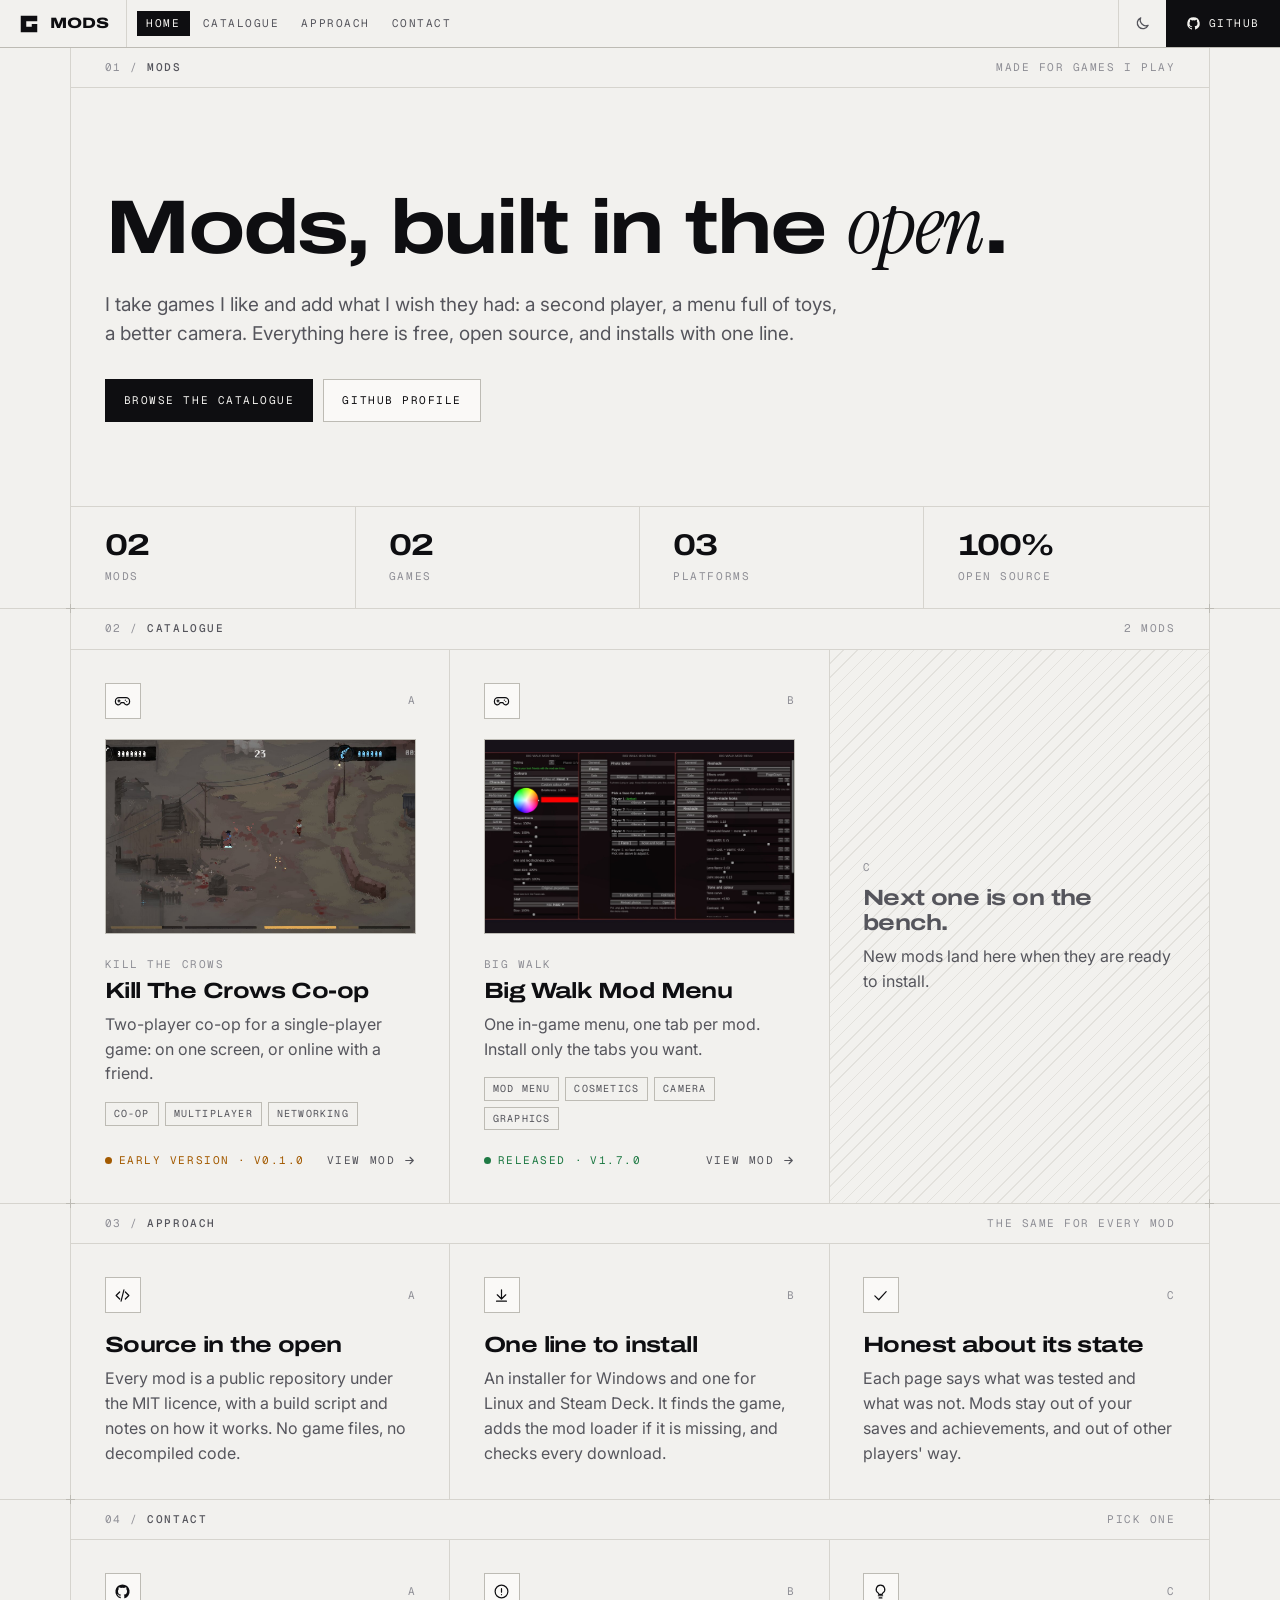
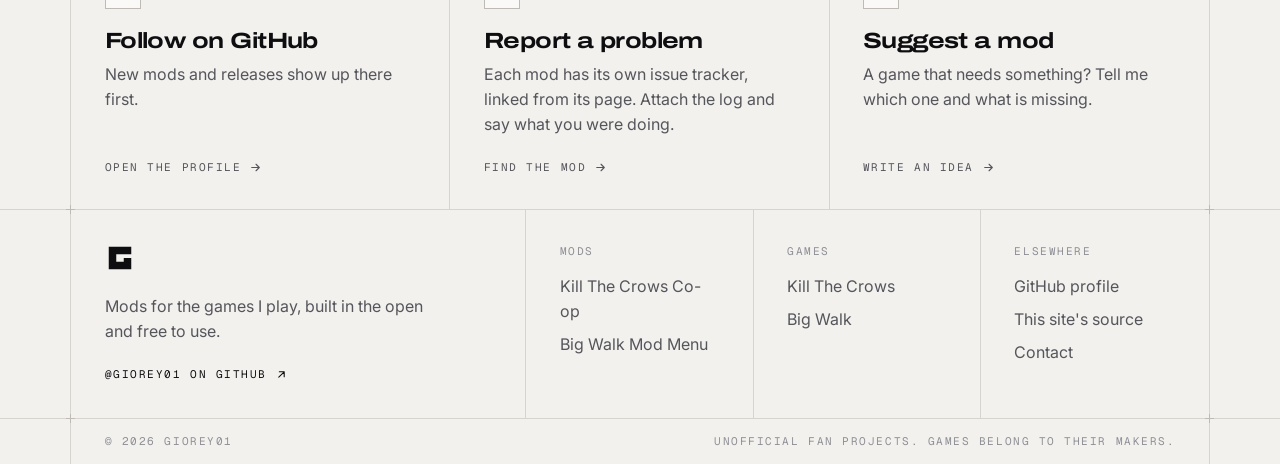
<file: index.html>
<!doctype html>
<html lang="en">
<head>
<meta charset="utf-8">
<meta name="viewport" content="width=device-width, initial-scale=1">
<meta name="color-scheme" content="light dark">
<link rel="icon" href="assets/favicon.svg" type="image/svg+xml">
<link rel="preconnect" href="https://fonts.googleapis.com">
<link rel="preconnect" href="https://fonts.gstatic.com" crossorigin>
<link href="https://fonts.googleapis.com/css2?family=Archivo:wdth,wght@100..125,500..800&family=Geist+Mono:wght@400;500&family=Instrument+Serif:ital@1&family=Inter:wght@400;500;600&display=swap" rel="stylesheet">
<link rel="stylesheet" href="css/style.css">
<script>
  // Before first paint, so a saved theme does not flash.
  try { var t = localStorage.getItem("theme"); if (t) document.documentElement.dataset.theme = t; } catch (e) {}
</script>
<title>Giorey01 mods — game mods, built in the open</title>
<meta name="description" content="A catalogue of the game mods made by Giorey01: what each one does, screenshots, and how to install it on Windows, Linux and Steam Deck.">
<meta property="og:title" content="Giorey01 mods">
<meta property="og:description" content="Game mods, built in the open: what each one does, screenshots, and one-line installs.">
<meta property="og:type" content="website">
<meta property="og:image" content="https://giorey01.github.io/mods/assets/mods/kill-the-crows-coop/cover.jpg">
</head>
<body data-page="home">
<header class="nav" id="nav"></header>

<main>
  <section class="band">
    <div class="band__inner"><div class="frame frame--ticks">
      <div class="label"><span>01 / <b>Mods</b></span><span>Made for games I play</span></div>
      <div class="hero">
        <h1>Mods, built in the <em>open</em>.</h1>
        <p>I take games I like and add what I wish they had: a second player, a menu full of toys, a better camera. Everything here is free, open source, and installs with one line.</p>
        <div class="hero__actions">
          <a class="btn btn--solid" href="#catalogue">Browse the catalogue</a>
          <a class="btn" href="https://github.com/Giorey01" rel="noopener">GitHub profile</a>
        </div>
      </div>
      <div class="figures" id="figures" style="border-top:1px solid var(--line)"></div>
    </div></div>
  </section>

  <section class="band" id="catalogue">
    <div class="band__inner"><div class="frame frame--ticks">
      <div class="label"><span>02 / <b>Catalogue</b></span><span id="count"></span></div>
      <div class="grid" id="grid"></div>
      <noscript><p style="padding:24px">This page lists the mods with JavaScript. Without it, see <a href="https://github.com/Giorey01?tab=repositories">the repositories on GitHub</a>.</p></noscript>
    </div></div>
  </section>

  <section class="band" id="approach">
    <div class="band__inner"><div class="frame frame--ticks">
      <div class="label"><span>03 / <b>Approach</b></span><span>The same for every mod</span></div>
      <div class="grid">
        <div class="cell">
          <div class="cell__top"><span class="cell__icon"><svg viewBox="0 0 24 24" fill="none" stroke="currentColor" stroke-width="1.7" stroke-linecap="round" stroke-linejoin="round" aria-hidden="true"><path d="m8 7-5 5 5 5M16 7l5 5-5 5M14 4l-4 16"/></svg></span><span class="cell__index mono">A</span></div>
          <h3>Source in the open</h3>
          <p>Every mod is a public repository under the MIT licence, with a build script and notes on how it works. No game files, no decompiled code.</p>
        </div>
        <div class="cell">
          <div class="cell__top"><span class="cell__icon"><svg viewBox="0 0 24 24" fill="none" stroke="currentColor" stroke-width="1.7" stroke-linecap="round" stroke-linejoin="round" aria-hidden="true"><path d="M12 4v12M6 11l6 6 6-6M5 20h14"/></svg></span><span class="cell__index mono">B</span></div>
          <h3>One line to install</h3>
          <p>An installer for Windows and one for Linux and Steam Deck. It finds the game, adds the mod loader if it is missing, and checks every download.</p>
        </div>
        <div class="cell">
          <div class="cell__top"><span class="cell__icon"><svg viewBox="0 0 24 24" fill="none" stroke="currentColor" stroke-width="1.7" stroke-linecap="round" stroke-linejoin="round" aria-hidden="true"><path d="M4 12.5 9.5 18 20 6.5"/></svg></span><span class="cell__index mono">C</span></div>
          <h3>Honest about its state</h3>
          <p>Each page says what was tested and what was not. Mods stay out of your saves and achievements, and out of other players' way.</p>
        </div>
      </div>
    </div></div>
  </section>

  <section class="band" id="contact">
    <div class="band__inner"><div class="frame frame--ticks">
      <div class="label"><span>04 / <b>Contact</b></span><span>Pick one</span></div>
      <div class="grid">
        <a class="cell" href="https://github.com/Giorey01" rel="noopener">
          <div class="cell__top"><span class="cell__icon"><svg viewBox="0 0 24 24" fill="currentColor" aria-hidden="true"><path d="M12 2a10 10 0 0 0-3.16 19.49c.5.09.68-.22.68-.48v-1.7c-2.78.6-3.37-1.34-3.37-1.34-.46-1.16-1.11-1.47-1.11-1.47-.91-.62.07-.6.07-.6 1 .07 1.53 1.03 1.53 1.03.9 1.52 2.34 1.08 2.91.83.09-.65.35-1.09.63-1.34-2.22-.25-4.55-1.11-4.55-4.94 0-1.09.39-1.98 1.03-2.68-.1-.25-.45-1.27.1-2.64 0 0 .84-.27 2.75 1.02a9.5 9.5 0 0 1 5 0c1.91-1.29 2.75-1.02 2.75-1.02.55 1.37.2 2.39.1 2.64.64.7 1.03 1.59 1.03 2.68 0 3.84-2.34 4.68-4.57 4.93.36.31.68.92.68 1.85V21c0 .27.18.58.69.48A10 10 0 0 0 12 2z"/></svg></span><span class="cell__index mono">A</span></div>
          <h3>Follow on GitHub</h3>
          <p>New mods and releases show up there first.</p>
          <div class="cell__foot"><span class="mono more">Open the profile <svg viewBox="0 0 24 24" fill="none" stroke="currentColor" stroke-width="2" stroke-linecap="round" stroke-linejoin="round" aria-hidden="true"><path d="M5 12h14M13 6l6 6-6 6"/></svg></span></div>
        </a>
        <a class="cell" href="#catalogue">
          <div class="cell__top"><span class="cell__icon"><svg viewBox="0 0 24 24" fill="none" stroke="currentColor" stroke-width="1.7" stroke-linecap="round" stroke-linejoin="round" aria-hidden="true"><circle cx="12" cy="12" r="9"/><path d="M12 8v5M12 16.5h.01"/></svg></span><span class="cell__index mono">B</span></div>
          <h3>Report a problem</h3>
          <p>Each mod has its own issue tracker, linked from its page. Attach the log and say what you were doing.</p>
          <div class="cell__foot"><span class="mono more">Find the mod <svg viewBox="0 0 24 24" fill="none" stroke="currentColor" stroke-width="2" stroke-linecap="round" stroke-linejoin="round" aria-hidden="true"><path d="M5 12h14M13 6l6 6-6 6"/></svg></span></div>
        </a>
        <a class="cell" href="https://github.com/Giorey01/mods/issues/new" rel="noopener">
          <div class="cell__top"><span class="cell__icon"><svg viewBox="0 0 24 24" fill="none" stroke="currentColor" stroke-width="1.7" stroke-linecap="round" stroke-linejoin="round" aria-hidden="true"><path d="M9 18h6M10 21h4M12 3a6 6 0 0 0-3.5 10.9c.6.5 1 1.2 1 2.1h5c0-.9.4-1.600 1-2.1A6 6 0 0 0 12 3z"/></svg></span><span class="cell__index mono">C</span></div>
          <h3>Suggest a mod</h3>
          <p>A game that needs something? Tell me which one and what is missing.</p>
          <div class="cell__foot"><span class="mono more">Write an idea <svg viewBox="0 0 24 24" fill="none" stroke="currentColor" stroke-width="2" stroke-linecap="round" stroke-linejoin="round" aria-hidden="true"><path d="M5 12h14M13 6l6 6-6 6"/></svg></span></div>
        </a>
      </div>
    </div></div>
  </section>
</main>

<footer id="footer"></footer>
<script src="data/mods.js"></script>
<script src="js/site.js"></script>
</body>
</html>
</file>
<file: css/style.css>
/* Giorey01 / Mods — a ruled, editorial layout: hairline grid, mono labels, wide grotesk headings. */

:root {
  --bg: #f2f1ee;
  --bg-raised: #faf9f7;
  --bg-sunken: #e9e8e4;
  --ink: #0e0e11;
  --ink-soft: #55555c;
  --ink-faint: #8f8f96;
  --line: #d6d4ce;
  --line-strong: #bdbbb4;
  --accent: #2d81ff;
  --accent-ink: #1659c4;
  --invert-bg: #0e0e11;
  --invert-ink: #f2f1ee;
  --ok: #1f7a44;
  --warn: #a35a00;

  --font-sans: "Inter", system-ui, -apple-system, "Segoe UI", sans-serif;
  --font-display: "Archivo", "Inter", system-ui, sans-serif;
  --font-serif: "Instrument Serif", "Iowan Old Style", Georgia, serif;
  --font-mono: "Geist Mono", ui-monospace, SFMono-Regular, Menlo, monospace;

  --frame: 1240px;
  --gutter: clamp(16px, 5.5vw, 78px);
  --pad: clamp(18px, 2.6vw, 38px);
}

:root[data-theme="dark"] {
  --bg: #121316;
  --bg-raised: #17181c;
  --bg-sunken: #0b0b0d;
  --ink: #f1f0ec;
  --ink-soft: #a9a9b1;
  --ink-faint: #6f6f78;
  --line: #2a2b31;
  --line-strong: #3a3b43;
  --accent: #5b9dff;
  --accent-ink: #8dbbff;
  --invert-bg: #f1f0ec;
  --invert-ink: #0e0e11;
  --ok: #5ee089;
  --warn: #ffc14d;
}

@media (prefers-color-scheme: dark) {
  :root:not([data-theme="light"]) {
    --bg: #121316;
    --bg-raised: #17181c;
    --bg-sunken: #0b0b0d;
    --ink: #f1f0ec;
    --ink-soft: #a9a9b1;
    --ink-faint: #6f6f78;
    --line: #2a2b31;
    --line-strong: #3a3b43;
    --accent: #5b9dff;
    --accent-ink: #8dbbff;
    --invert-bg: #f1f0ec;
    --invert-ink: #0e0e11;
    --ok: #5ee089;
    --warn: #ffc14d;
  }
}

*, *::before, *::after { box-sizing: border-box; }

html { -webkit-text-size-adjust: 100%; scroll-behavior: smooth; }

body {
  margin: 0;
  background: var(--bg);
  color: var(--ink);
  font-family: var(--font-sans);
  font-size: 16px;
  line-height: 1.55;
  -webkit-font-smoothing: antialiased;
  text-rendering: optimizeLegibility;
  overflow-x: clip;
}

a { color: inherit; text-decoration: none; }
img { display: block; max-width: 100%; }
button { font: inherit; color: inherit; background: none; border: 0; padding: 0; cursor: pointer; }
:focus-visible { outline: 2px solid var(--accent); outline-offset: 2px; }

.mono {
  font-family: var(--font-mono);
  font-size: 11px;
  letter-spacing: 0.14em;
  text-transform: uppercase;
}

/* ---------- top bar ---------- */

.nav {
  position: sticky;
  top: 0;
  z-index: 20;
  display: flex;
  align-items: stretch;
  height: 48px;
  background: color-mix(in srgb, var(--bg) 92%, transparent);
  backdrop-filter: blur(8px);
  border-bottom: 1px solid var(--line-strong);
}

.nav__brand {
  display: flex;
  align-items: center;
  gap: 10px;
  padding: 0 18px;
  border-right: 1px solid var(--line);
  font-family: var(--font-display);
  font-stretch: 125%;
  font-weight: 800;
  font-size: 15px;
  letter-spacing: -0.01em;
}

.nav__brand svg { width: 22px; height: 22px; }

.nav__links { display: flex; align-items: center; gap: 4px; padding: 0 10px; }

.nav__links a {
  padding: 4px 9px;
  color: var(--ink-soft);
  font-family: var(--font-mono);
  font-size: 11px;
  letter-spacing: 0.14em;
  text-transform: uppercase;
}

.nav__links a:hover { color: var(--ink); }
.nav__links a[aria-current="page"] { background: var(--invert-bg); color: var(--invert-ink); }

.nav__right { margin-left: auto; display: flex; align-items: stretch; }

.nav__icon {
  display: grid;
  place-items: center;
  width: 48px;
  border-left: 1px solid var(--line);
  color: var(--ink-soft);
}

.nav__icon:hover { color: var(--ink); background: var(--bg-sunken); }
.nav__icon svg { width: 17px; height: 17px; }

.nav__cta {
  display: flex;
  align-items: center;
  gap: 8px;
  padding: 0 20px;
  background: var(--invert-bg);
  color: var(--invert-ink);
  font-family: var(--font-mono);
  font-size: 11px;
  letter-spacing: 0.14em;
  text-transform: uppercase;
}

.nav__cta:hover { background: var(--accent); color: #fff; }

.icon-sun { display: none; }
:root[data-theme="dark"] .icon-sun { display: block; }
:root[data-theme="dark"] .icon-moon { display: none; }
@media (prefers-color-scheme: dark) {
  :root:not([data-theme="light"]) .icon-sun { display: block; }
  :root:not([data-theme="light"]) .icon-moon { display: none; }
}

/* ---------- the ruled frame ---------- */

.band { border-bottom: 1px solid var(--line); }

.frame {
  position: relative;
  max-width: var(--frame);
  margin: 0 auto;
  border-left: 1px solid var(--line);
  border-right: 1px solid var(--line);
}

.band__inner { margin: 0 var(--gutter); }

/* Small crosses where the frame's verticals meet a band's rule. */
.frame--ticks::before,
.frame--ticks::after {
  content: "";
  position: absolute;
  bottom: -5px;
  width: 9px;
  height: 9px;
  background:
    linear-gradient(var(--line-strong), var(--line-strong)) center / 9px 1px no-repeat,
    linear-gradient(var(--line-strong), var(--line-strong)) center / 1px 9px no-repeat;
  z-index: 1;
}
.frame--ticks::before { left: -5px; }
.frame--ticks::after { right: -5px; }

.label {
  display: flex;
  justify-content: space-between;
  gap: 16px;
  padding: 11px var(--pad);
  border-bottom: 1px solid var(--line);
  color: var(--ink-faint);
  font-family: var(--font-mono);
  font-size: 11px;
  letter-spacing: 0.14em;
  text-transform: uppercase;
}

.label b { font-weight: 500; color: var(--ink-soft); }
.label a:hover { color: var(--ink); }

/* ---------- hero ---------- */

.hero { padding: clamp(48px, 8vw, 96px) var(--pad) clamp(44px, 7vw, 84px); }

.hero h1 {
  margin: 0;
  font-family: var(--font-display);
  font-stretch: 125%;
  font-weight: 700;
  font-size: clamp(40px, 6.4vw, 76px);
  line-height: 1.02;
  letter-spacing: -0.035em;
}

.hero h1 em,
.serif {
  font-family: var(--font-serif);
  font-style: italic;
  font-weight: 400;
  font-stretch: 100%;
  letter-spacing: -0.02em;
}

.hero h1 em { font-size: 1.08em; }

.hero p {
  margin: 22px 0 0;
  max-width: 62ch;
  color: var(--ink-soft);
  font-size: clamp(16px, 1.5vw, 19px);
}

.hero__actions { display: flex; flex-wrap: wrap; gap: 10px; margin-top: 30px; }

.btn {
  display: inline-flex;
  align-items: center;
  gap: 10px;
  padding: 12px 18px;
  border: 1px solid var(--line-strong);
  background: var(--bg-raised);
  font-family: var(--font-mono);
  font-size: 11px;
  letter-spacing: 0.14em;
  text-transform: uppercase;
}

.btn:hover { border-color: var(--ink); }
.btn--solid { background: var(--invert-bg); color: var(--invert-ink); border-color: var(--invert-bg); }
.btn--solid:hover { background: var(--accent); border-color: var(--accent); color: #fff; }
.btn svg { width: 14px; height: 14px; }

/* ---------- figures strip ---------- */

.figures { display: grid; grid-template-columns: repeat(4, 1fr); }

.figure { padding: 22px var(--pad); border-right: 1px solid var(--line); }
.figure:last-child { border-right: 0; }

.figure strong {
  display: block;
  font-family: var(--font-display);
  font-stretch: 125%;
  font-weight: 700;
  font-size: 30px;
  line-height: 1.1;
  letter-spacing: -0.03em;
}

.figure span { color: var(--ink-faint); }

/* ---------- catalogue ---------- */

.grid { display: grid; grid-template-columns: repeat(3, 1fr); }

.cell {
  position: relative;
  display: flex;
  flex-direction: column;
  min-height: 100%;
  padding: var(--pad);
  border-right: 1px solid var(--line);
  border-bottom: 1px solid var(--line);
}

.grid > .cell:nth-child(3n) { border-right: 0; }
.grid > .cell:nth-last-child(-n + 3):nth-child(3n + 1),
.grid > .cell:nth-last-child(-n + 3):nth-child(3n + 1) ~ .cell { border-bottom: 0; }

a.cell { transition: background 0.15s ease; }
a.cell:hover { background: var(--bg-raised); }

.cell__top { display: flex; align-items: center; justify-content: space-between; margin-bottom: 20px; }

.cell__icon {
  display: grid;
  place-items: center;
  width: 36px;
  height: 36px;
  border: 1px solid var(--line-strong);
  background: var(--bg-raised);
}

.cell__icon svg { width: 17px; height: 17px; }
.cell__index { color: var(--ink-faint); }

.cell__cover {
  aspect-ratio: 16 / 10;
  margin-bottom: 22px;
  border: 1px solid var(--line-strong);
  background: var(--bg-sunken);
  overflow: hidden;
}

.cell__cover img { width: 100%; height: 100%; object-fit: cover; transition: transform 0.4s ease; }
a.cell:hover .cell__cover img { transform: scale(1.03); }

.cell__game { color: var(--ink-faint); margin-bottom: 6px; }

.cell h3 {
  margin: 0 0 8px;
  font-family: var(--font-display);
  font-stretch: 125%;
  font-weight: 700;
  font-size: 22px;
  line-height: 1.15;
  letter-spacing: -0.025em;
}

.cell p { margin: 0; color: var(--ink-soft); }

.tags { display: flex; flex-wrap: wrap; gap: 6px; margin-top: 16px; }

.tag {
  padding: 3px 8px;
  border: 1px solid var(--line-strong);
  color: var(--ink-soft);
  font-family: var(--font-mono);
  font-size: 10px;
  letter-spacing: 0.12em;
  text-transform: uppercase;
}

.status { display: inline-flex; align-items: center; gap: 7px; }
.status::before { content: ""; width: 7px; height: 7px; border-radius: 50%; background: currentColor; }
.status--released { color: var(--ok); }
.status--early, .status--wip { color: var(--warn); }
.status--archived { color: var(--ink-faint); }

.cell__foot {
  display: flex;
  align-items: center;
  justify-content: space-between;
  gap: 12px;
  margin-top: auto;
  padding-top: 22px;
  color: var(--ink-soft);
}

.more { display: inline-flex; align-items: center; gap: 8px; }
.more svg { width: 13px; height: 13px; transition: transform 0.15s ease; }
a:hover > .more svg, a.cell:hover .more svg, .more:hover svg { transform: translateX(3px); }
a.cell:hover .more { color: var(--ink); }

.cell--empty {
  justify-content: center;
  align-items: flex-start;
  color: var(--ink-faint);
  background:
    repeating-linear-gradient(135deg, transparent 0 9px, color-mix(in srgb, var(--line) 55%, transparent) 9px 10px);
}

.cell--empty h3 { color: var(--ink-soft); }

/* ---------- mod page ---------- */

.crumbs a:hover { color: var(--ink); }

.modhead { display: grid; grid-template-columns: minmax(0, 1.25fr) minmax(0, 1fr); }
.modhead__text { padding: clamp(36px, 5vw, 64px) var(--pad); border-right: 1px solid var(--line); }
.modhead__text .cell__game { margin-bottom: 14px; }
.modhead__text h1 {
  margin: 0;
  font-family: var(--font-display);
  font-stretch: 125%;
  font-weight: 700;
  font-size: clamp(32px, 4.4vw, 54px);
  line-height: 1.04;
  letter-spacing: -0.035em;
}
.modhead__text .lead { margin: 18px 0 0; font-size: clamp(17px, 1.6vw, 20px); color: var(--ink); max-width: 46ch; }
.modhead__text .sum { margin: 14px 0 0; color: var(--ink-soft); max-width: 60ch; }

.facts { margin: 0; display: grid; align-content: start; }
.facts div { display: grid; grid-template-columns: 120px 1fr; gap: 12px; padding: 13px var(--pad); border-bottom: 1px solid var(--line); }
.facts div:last-child { border-bottom: 0; }
.facts dt { color: var(--ink-faint); padding-top: 3px; }
.facts dd { margin: 0; }

.shots { display: grid; grid-template-columns: repeat(3, 1fr); }
.shot { margin: 0; padding: var(--pad); border-right: 1px solid var(--line); border-bottom: 1px solid var(--line); }
.shot--wide { grid-column: span 2; }
.shot button { display: block; width: 100%; border: 1px solid var(--line-strong); background: var(--bg-sunken); cursor: zoom-in; overflow: hidden; }
.shot img { width: 100%; height: auto; object-fit: cover; transition: transform 0.4s ease; }
.shot button:hover img { transform: scale(1.02); }
.shot figcaption { margin-top: 12px; color: var(--ink-soft); font-size: 14px; }
.shots--tall { grid-template-columns: repeat(4, 1fr); }
.shots--tall .shot:nth-child(4n) { border-right: 0; }

.install { display: grid; grid-template-columns: repeat(2, 1fr); }
.install > div { padding: var(--pad); border-right: 1px solid var(--line); min-width: 0; }
.install > div:last-child { border-right: 0; }
.install h3 { margin: 0 0 12px; font-family: var(--font-display); font-stretch: 125%; font-weight: 700; font-size: 18px; letter-spacing: -0.02em; }

.code { position: relative; border: 1px solid var(--line-strong); background: var(--bg-sunken); }
.code pre { margin: 0; padding: 14px 54px 14px 14px; overflow-x: auto; font-family: var(--font-mono); font-size: 12.5px; line-height: 1.6; white-space: pre; }
.code button { position: absolute; top: 0; right: 0; height: 100%; max-height: 46px; padding: 0 12px; border-left: 1px solid var(--line-strong); color: var(--ink-soft); background: var(--bg-raised); }
.code button:hover { color: var(--ink); }

.note { padding: 16px var(--pad); border-top: 1px solid var(--line); color: var(--ink-soft); font-size: 14px; }
.note code { font-family: var(--font-mono); font-size: 12.5px; background: var(--bg-sunken); padding: 2px 6px; border: 1px solid var(--line); overflow-wrap: anywhere; }

.notes { margin: 0; padding: 0; list-style: none; }
.notes li { display: grid; grid-template-columns: 44px 1fr; gap: 0; padding: 16px var(--pad); border-bottom: 1px solid var(--line); color: var(--ink-soft); }
.notes li:last-child { border-bottom: 0; }
.notes li span { color: var(--ink-faint); padding-top: 4px; }

.pager { display: grid; grid-template-columns: 1fr 1fr; }
.pager a { padding: var(--pad); border-right: 1px solid var(--line); }
.pager a:last-child { border-right: 0; text-align: right; }
.pager a:hover { background: var(--bg-raised); }
.pager small { display: block; color: var(--ink-faint); margin-bottom: 6px; }
.pager strong { font-family: var(--font-display); font-stretch: 125%; font-weight: 700; font-size: 20px; letter-spacing: -0.02em; }

/* ---------- lightbox ---------- */

dialog.lightbox { padding: 0; border: 0; background: transparent; max-width: 96vw; max-height: 94vh; color: #f1f0ec; }
dialog.lightbox::backdrop { background: rgba(8, 8, 10, 0.88); }
dialog.lightbox img { max-width: 96vw; max-height: 84vh; width: auto; height: auto; margin: 0 auto; border: 1px solid #3a3b43; }
dialog.lightbox p { margin: 12px 0 0; text-align: center; font-size: 14px; color: #c9c8c2; }
dialog.lightbox form { position: fixed; top: 14px; right: 16px; }
dialog.lightbox form button { padding: 8px 12px; border: 1px solid #3a3b43; background: #17181c; color: #f1f0ec; }

/* ---------- footer ---------- */

.foot { display: grid; grid-template-columns: 2fr 1fr 1fr 1fr; }
.foot > div { padding: var(--pad); border-right: 1px solid var(--line); }
.foot > div:last-child { border-right: 0; }
.foot__brand > svg { width: 30px; height: 30px; margin-bottom: 14px; }
.foot__brand p { margin: 0 0 16px; max-width: 34ch; color: var(--ink-soft); }
.foot h4 { margin: 0 0 14px; font-weight: 400; color: var(--ink-faint); }
.foot ul { margin: 0; padding: 0; list-style: none; }
.foot li { margin-bottom: 8px; }
.foot li a { color: var(--ink-soft); }
.foot li a:hover { color: var(--ink); }

.legal { display: flex; justify-content: space-between; gap: 16px; flex-wrap: wrap; padding: 14px var(--pad); color: var(--ink-faint); }

/* ---------- smaller screens ---------- */

@media (max-width: 980px) {
  .grid { grid-template-columns: repeat(2, 1fr); }
  .grid > .cell { border-right: 1px solid var(--line); border-bottom: 1px solid var(--line) !important; }
  .grid > .cell:nth-child(2n) { border-right: 0; }
  .grid > .cell--pad3 { display: none; }
  .modhead { grid-template-columns: 1fr; }
  .modhead__text { border-right: 0; border-bottom: 1px solid var(--line); }
  .shots, .shots--tall { grid-template-columns: repeat(2, 1fr); }
  .foot { grid-template-columns: 1fr 1fr; }
  .foot > div:nth-child(2n) { border-right: 0; }
  .foot > div:nth-child(-n + 2) { border-bottom: 1px solid var(--line); }
  .figures { grid-template-columns: repeat(2, 1fr); }
  .figure:nth-child(2n) { border-right: 0; }
  .figure:nth-child(-n + 2) { border-bottom: 1px solid var(--line); }
}

@media (max-width: 640px) {
  .nav__links a:not([aria-current="page"]) { display: none; }
  .nav__cta span { display: none; }
  .nav__cta { padding: 0 16px; }
  .grid, .install, .shots, .shots--tall { grid-template-columns: 1fr; }
  .grid > .cell, .install > div, .shot { border-right: 0; }
  .install > div:first-child { border-bottom: 1px solid var(--line); }
  .grid > .cell--empty { display: none; }
  .shot--wide { grid-column: auto; }
  .facts div { grid-template-columns: 96px 1fr; }
  .foot { grid-template-columns: 1fr; }
  .foot > div { border-right: 0; border-bottom: 1px solid var(--line); }
  .foot > div:last-child { border-bottom: 0; }
  .label span:last-child { display: none; }
  .pager { grid-template-columns: 1fr; }
  .pager a { border-right: 0; border-bottom: 1px solid var(--line); text-align: left !important; }
}

@media (prefers-reduced-motion: reduce) {
  * { transition: none !important; scroll-behavior: auto !important; }
}
</file>
